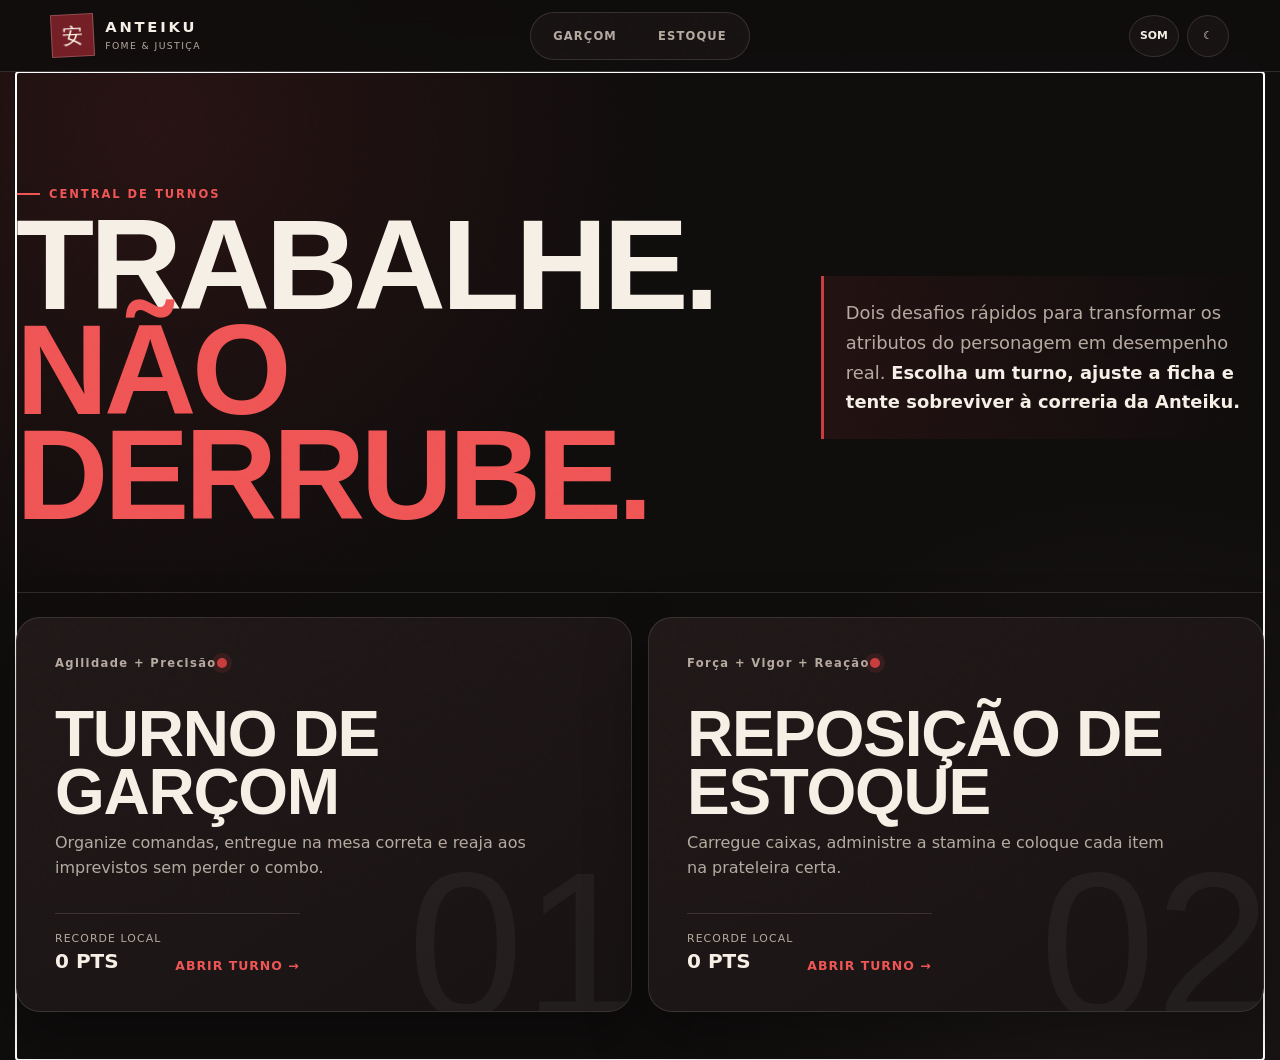
<file: index.html>
<!doctype html>
<html lang="pt-BR" data-theme="dark">
<head>
  <meta charset="utf-8">
  <meta name="viewport" content="width=device-width, initial-scale=1, viewport-fit=cover">
  <meta name="theme-color" content="#100d0d">
  <meta name="description" content="Minigames da Anteiku para o RPG Fome e Justiça: Turno de Garçom e Reposição de Estoque.">
  <title>Anteiku — Minigames | Fome e Justiça</title>
  <link rel="stylesheet" href="./styles.css">
</head>
<body>
  <div class="grain" aria-hidden="true"></div>
  <div class="app-shell">
    <header class="topbar">
      <button class="brand" type="button" data-action="go-lobby" aria-label="Voltar à central">
        <span class="brand-mark" aria-hidden="true">安</span>
        <span><b>ANTEIKU</b><small>FOME &amp; JUSTIÇA</small></span>
      </button>

      <nav class="game-nav" aria-label="Minigames">
        <button type="button" data-view="waiter">GARÇOM</button>
        <button type="button" data-view="stock">ESTOQUE</button>
      </nav>

      <div class="utility-actions">
        <button class="icon-button" type="button" data-action="toggle-sound" aria-label="Ativar ou desativar som" title="Som">
          <span data-sound-icon aria-hidden="true">SOM</span>
        </button>
        <button class="icon-button" type="button" data-action="toggle-theme" aria-label="Alternar tema" title="Alternar tema">
          <span data-theme-icon aria-hidden="true">☾</span>
        </button>
      </div>
    </header>

    <main id="screen" tabindex="-1"></main>
    <div id="modal-root"></div>
    <div id="toast" class="toast" role="status" aria-live="polite"></div>
  </div>
  <script src="./app.js"></script>
</body>
</html>
</file>
<file: styles.css>
:root {
  color-scheme: dark;
  --bg: #100d0d;
  --bg-deep: #090707;
  --panel: #181313;
  --panel-2: #211919;
  --panel-3: #2a2020;
  --ink: #f5efe6;
  --muted: #b6aaa0;
  --faint: #7d716a;
  --line: rgba(245, 239, 230, .13);
  --line-strong: rgba(245, 239, 230, .24);
  --red: #c83d3d;
  --red-bright: #ef5555;
  --red-dark: #741e25;
  --cream: #e7d8c1;
  --green: #5fb87a;
  --amber: #e4ad58;
  --blue: #69a7c7;
  --shadow: 0 22px 60px rgba(0, 0, 0, .34);
  --radius-lg: 24px;
  --radius-md: 16px;
  --radius-sm: 11px;
}

html[data-theme="light"] {
  color-scheme: light;
  --bg: #e9e2d7;
  --bg-deep: #d9cfc0;
  --panel: #f8f3eb;
  --panel-2: #eee6da;
  --panel-3: #e4d9ca;
  --ink: #211a18;
  --muted: #6d625b;
  --faint: #91847b;
  --line: rgba(40, 29, 25, .13);
  --line-strong: rgba(40, 29, 25, .24);
  --red: #a72e35;
  --red-bright: #c83d45;
  --red-dark: #6d1e25;
  --cream: #5b463b;
  --shadow: 0 22px 60px rgba(78, 58, 46, .16);
}

* { box-sizing: border-box; }

html { min-height: 100%; background: var(--bg-deep); }

body {
  min-width: 300px;
  min-height: 100vh;
  margin: 0;
  overflow-x: hidden;
  background:
    radial-gradient(circle at 12% 12%, rgba(200, 61, 61, .13), transparent 32rem),
    radial-gradient(circle at 88% 86%, rgba(231, 216, 193, .06), transparent 27rem),
    var(--bg);
  color: var(--ink);
  font-family: Inter, ui-sans-serif, system-ui, -apple-system, BlinkMacSystemFont, "Segoe UI", sans-serif;
  -webkit-font-smoothing: antialiased;
}

button, input, select { font: inherit; }

button { -webkit-tap-highlight-color: transparent; }

button:focus-visible,
input:focus-visible,
select:focus-visible {
  outline: 3px solid color-mix(in srgb, var(--red-bright) 72%, transparent);
  outline-offset: 3px;
}

.grain {
  position: fixed;
  inset: 0;
  pointer-events: none;
  z-index: 20;
  opacity: .15;
  background-image: url("data:image/svg+xml,%3Csvg viewBox='0 0 180 180' xmlns='http://www.w3.org/2000/svg'%3E%3Cfilter id='n'%3E%3CfeTurbulence type='fractalNoise' baseFrequency='.9' numOctaves='3' stitchTiles='stitch'/%3E%3C/filter%3E%3Crect width='100%25' height='100%25' filter='url(%23n)' opacity='.22'/%3E%3C/svg%3E");
  mix-blend-mode: soft-light;
}

.app-shell { min-height: 100vh; }

.topbar {
  position: sticky;
  top: 0;
  z-index: 15;
  min-height: 72px;
  display: grid;
  grid-template-columns: 1fr auto 1fr;
  align-items: center;
  gap: 18px;
  padding: 10px clamp(16px, 4vw, 54px);
  border-bottom: 1px solid var(--line);
  background: color-mix(in srgb, var(--bg) 87%, transparent);
  backdrop-filter: blur(18px);
}

.brand {
  justify-self: start;
  display: inline-flex;
  align-items: center;
  gap: 11px;
  padding: 0;
  border: 0;
  background: transparent;
  color: var(--ink);
  cursor: pointer;
  text-align: left;
}

.brand-mark {
  width: 43px;
  height: 43px;
  display: grid;
  place-items: center;
  border: 1px solid var(--line-strong);
  background: var(--red-dark);
  color: #fff7ee;
  font-family: Georgia, serif;
  font-size: 1.3rem;
  transform: rotate(-3deg);
}

.brand b {
  display: block;
  font-size: .92rem;
  line-height: 1;
  letter-spacing: .19em;
}

.brand small {
  display: block;
  margin-top: 5px;
  color: var(--muted);
  font-size: .58rem;
  letter-spacing: .15em;
}

.game-nav {
  display: flex;
  align-items: center;
  gap: 5px;
  padding: 4px;
  border: 1px solid var(--line);
  border-radius: 999px;
  background: var(--panel);
}

.game-nav button {
  min-height: 38px;
  padding: 0 18px;
  border: 0;
  border-radius: 999px;
  background: transparent;
  color: var(--muted);
  cursor: pointer;
  font-size: .72rem;
  font-weight: 850;
  letter-spacing: .1em;
}

.game-nav button.active {
  background: var(--red);
  color: #fff;
  box-shadow: 0 7px 20px rgba(168, 38, 47, .28);
}

.utility-actions {
  justify-self: end;
  display: flex;
  gap: 8px;
}

.icon-button {
  min-width: 42px;
  height: 42px;
  padding: 0 10px;
  border: 1px solid var(--line);
  border-radius: 50%;
  background: var(--panel);
  color: var(--ink);
  cursor: pointer;
  font-weight: 800;
  font-size: .68rem;
}

#screen {
  width: min(1440px, calc(100% - 32px));
  margin: 0 auto;
  padding: clamp(24px, 4vw, 58px) 0 calc(48px + env(safe-area-inset-bottom));
}

.eyebrow {
  display: flex;
  align-items: center;
  gap: 9px;
  margin: 0 0 12px;
  color: var(--red-bright);
  font-size: .72rem;
  font-weight: 850;
  letter-spacing: .17em;
  text-transform: uppercase;
}

.eyebrow::before {
  content: "";
  width: 24px;
  height: 2px;
  background: currentColor;
}

.lobby-hero {
  min-height: 34vh;
  display: grid;
  grid-template-columns: minmax(0, 1.15fr) minmax(280px, .7fr);
  align-items: end;
  gap: clamp(28px, 6vw, 96px);
  padding: clamp(26px, 5vw, 70px) 0;
  border-bottom: 1px solid var(--line);
}

.lobby-hero h1,
.game-heading h1 {
  margin: 0;
  max-width: 900px;
  font-family: Impact, Haettenschweiler, "Arial Narrow Bold", sans-serif;
  font-size: clamp(3.2rem, 10vw, 8.7rem);
  font-weight: 900;
  line-height: .82;
  letter-spacing: -.035em;
  text-transform: uppercase;
}

.lobby-hero h1 span,
.game-heading h1 span { color: var(--red-bright); }

.hero-note {
  align-self: center;
  padding: 22px;
  border-left: 3px solid var(--red);
  background: linear-gradient(90deg, rgba(200, 61, 61, .1), transparent);
}

.hero-note p {
  margin: 0;
  color: var(--muted);
  font-size: clamp(.96rem, 2vw, 1.12rem);
  line-height: 1.65;
}

.hero-note b { color: var(--ink); }

.game-picker {
  display: grid;
  grid-template-columns: repeat(2, minmax(0, 1fr));
  gap: 16px;
  padding-top: 24px;
}

.game-card {
  position: relative;
  min-height: 330px;
  display: flex;
  flex-direction: column;
  justify-content: space-between;
  overflow: hidden;
  padding: clamp(22px, 3vw, 38px);
  border: 1px solid var(--line);
  border-radius: var(--radius-lg);
  background: linear-gradient(145deg, var(--panel-2), var(--panel));
  color: var(--ink);
  cursor: pointer;
  text-align: left;
  box-shadow: var(--shadow);
  transition: transform .25s ease, border-color .25s ease;
}

.game-card::after {
  content: attr(data-number);
  position: absolute;
  right: -8px;
  bottom: -38px;
  color: color-mix(in srgb, var(--ink) 5%, transparent);
  font-family: Impact, sans-serif;
  font-size: 13rem;
  line-height: 1;
  pointer-events: none;
}

.game-card:hover { transform: translateY(-5px); border-color: var(--line-strong); }
.game-card:active { transform: translateY(-1px) scale(.995); }
.game-card > * { position: relative; z-index: 1; }

.card-kicker {
  display: flex;
  justify-content: space-between;
  align-items: center;
  color: var(--muted);
  font-size: .72rem;
  font-weight: 800;
  letter-spacing: .12em;
}

.card-kicker i {
  width: 10px;
  height: 10px;
  border-radius: 50%;
  background: var(--red);
  box-shadow: 0 0 0 5px rgba(200, 61, 61, .14);
}

.game-card h2 {
  margin: 36px 0 10px;
  font-family: Impact, Haettenschweiler, "Arial Narrow Bold", sans-serif;
  font-size: clamp(2.4rem, 5vw, 4.8rem);
  line-height: .9;
  letter-spacing: -.02em;
  text-transform: uppercase;
}

.game-card p { max-width: 48ch; margin: 0; color: var(--muted); line-height: 1.55; }

.card-footer {
  display: flex;
  justify-content: space-between;
  align-items: end;
  gap: 14px;
  margin-top: 32px;
  padding-top: 18px;
  border-top: 1px solid var(--line);
}

.best-label { color: var(--muted); font-size: .68rem; letter-spacing: .1em; text-transform: uppercase; }
.best-label b { display: block; margin-top: 4px; color: var(--ink); font-size: 1.25rem; letter-spacing: 0; }
.enter-label { color: var(--red-bright); font-size: .78rem; font-weight: 850; letter-spacing: .08em; }

.game-heading {
  display: grid;
  grid-template-columns: 1fr auto;
  align-items: end;
  gap: 24px;
  margin-bottom: 24px;
}

.game-heading h1 { font-size: clamp(3rem, 7vw, 6rem); }
.game-heading p { max-width: 68ch; margin: 16px 0 0; color: var(--muted); line-height: 1.55; }

.game-layout {
  display: grid;
  grid-template-columns: minmax(250px, 310px) minmax(0, 1fr);
  gap: 16px;
  align-items: start;
}

.surface {
  border: 1px solid var(--line);
  border-radius: var(--radius-lg);
  background: color-mix(in srgb, var(--panel) 94%, transparent);
  box-shadow: var(--shadow);
}

.setup-panel {
  position: sticky;
  top: 88px;
  overflow: hidden;
}

.panel-title {
  display: flex;
  justify-content: space-between;
  align-items: center;
  padding: 18px 20px;
  border-bottom: 1px solid var(--line);
}

.panel-title h2 { margin: 0; font-size: .82rem; letter-spacing: .13em; text-transform: uppercase; }
.panel-title small { color: var(--faint); font-size: .66rem; font-weight: 750; }

.setup-body { padding: 18px; }

.field + .field { margin-top: 18px; }

.field-label {
  display: flex;
  justify-content: space-between;
  align-items: center;
  gap: 12px;
  margin-bottom: 8px;
  font-size: .8rem;
  font-weight: 750;
}

.field-label output {
  min-width: 31px;
  padding: 3px 7px;
  border-radius: 999px;
  background: var(--panel-3);
  color: var(--red-bright);
  text-align: center;
  font-size: .74rem;
}

input[type="range"] {
  width: 100%;
  height: 5px;
  margin: 5px 0;
  border-radius: 999px;
  appearance: none;
  background: var(--panel-3);
  accent-color: var(--red);
}

input[type="range"]::-webkit-slider-thumb {
  width: 22px;
  height: 22px;
  appearance: none;
  border: 3px solid var(--panel);
  border-radius: 50%;
  background: var(--red-bright);
  box-shadow: 0 0 0 1px var(--red);
}

input[type="range"]::-moz-range-thumb {
  width: 17px;
  height: 17px;
  border: 3px solid var(--panel);
  border-radius: 50%;
  background: var(--red-bright);
  box-shadow: 0 0 0 1px var(--red);
}

.field-help { margin: 4px 0 0; color: var(--faint); font-size: .7rem; line-height: 1.4; }

.select-label { display: block; margin: 22px 0 8px; color: var(--muted); font-size: .68rem; font-weight: 800; letter-spacing: .1em; text-transform: uppercase; }

select {
  width: 100%;
  min-height: 44px;
  padding: 0 12px;
  border: 1px solid var(--line);
  border-radius: var(--radius-sm);
  background: var(--panel-2);
  color: var(--ink);
}

.impact-grid {
  display: grid;
  grid-template-columns: repeat(2, minmax(0, 1fr));
  gap: 7px;
  margin-top: 18px;
}

.impact {
  min-width: 0;
  padding: 10px;
  border-radius: 10px;
  background: var(--panel-2);
}

.impact span { display: block; overflow: hidden; color: var(--faint); font-size: .59rem; letter-spacing: .07em; text-overflow: ellipsis; text-transform: uppercase; white-space: nowrap; }
.impact b { display: block; margin-top: 4px; font-size: .9rem; }

.primary-actions {
  display: grid;
  grid-template-columns: 1fr auto;
  gap: 8px;
  margin-top: 18px;
}

.btn {
  min-height: 48px;
  padding: 0 17px;
  border: 1px solid var(--line);
  border-radius: var(--radius-sm);
  background: var(--panel-2);
  color: var(--ink);
  cursor: pointer;
  font-size: .75rem;
  font-weight: 850;
  letter-spacing: .065em;
  text-transform: uppercase;
  touch-action: manipulation;
}

.btn:hover { border-color: var(--line-strong); background: var(--panel-3); }
.btn.primary { border-color: var(--red); background: var(--red); color: #fff; }
.btn.primary:hover { background: var(--red-bright); }
.btn.danger { color: var(--red-bright); }
.btn:disabled { opacity: .44; cursor: not-allowed; }

.tip {
  margin: 16px 0 0;
  padding: 12px;
  border: 1px dashed var(--line-strong);
  border-radius: 10px;
  color: var(--muted);
  font-size: .72rem;
  line-height: 1.45;
}

.game-panel { min-width: 0; overflow: hidden; }

.hud {
  display: grid;
  grid-template-columns: repeat(6, minmax(0, 1fr));
  border-bottom: 1px solid var(--line);
}

.hud-cell {
  min-width: 0;
  padding: 14px 16px;
  border-right: 1px solid var(--line);
}

.hud-cell:last-child { border-right: 0; }
.hud-cell span { display: block; overflow: hidden; color: var(--faint); font-size: .6rem; font-weight: 750; letter-spacing: .08em; text-overflow: ellipsis; text-transform: uppercase; white-space: nowrap; }
.hud-cell b { display: block; margin-top: 3px; overflow: hidden; font-size: clamp(.94rem, 2vw, 1.3rem); font-variant-numeric: tabular-nums; text-overflow: ellipsis; }
.hud-cell.accent b { color: var(--red-bright); }

.timer-track { height: 4px; background: var(--panel-3); }
.timer-track i { display: block; width: 100%; height: 100%; background: linear-gradient(90deg, var(--red-dark), var(--red-bright)); transition: width .18s linear; }

.board {
  display: grid;
  grid-template-columns: minmax(0, 1.1fr) minmax(280px, .9fr);
  gap: 12px;
  padding: 12px;
}

.zone {
  min-width: 0;
  min-height: 510px;
  padding: 14px;
  border: 1px solid var(--line);
  border-radius: var(--radius-md);
  background: color-mix(in srgb, var(--panel-2) 62%, transparent);
}

.zone-heading {
  min-height: 34px;
  display: flex;
  justify-content: space-between;
  align-items: baseline;
  gap: 16px;
  margin-bottom: 12px;
}

.zone-heading h3 { margin: 0; font-size: .84rem; letter-spacing: .08em; text-transform: uppercase; }
.zone-heading span { color: var(--faint); font-size: .67rem; }

.tickets, .crates { display: grid; grid-template-columns: repeat(2, minmax(0, 1fr)); gap: 8px; align-content: start; }

.ticket,
.crate {
  position: relative;
  min-width: 0;
  min-height: 128px;
  overflow: hidden;
  padding: 14px;
  border: 1px solid var(--line);
  border-radius: 13px;
  background: var(--panel);
  color: var(--ink);
  cursor: pointer;
  text-align: left;
  transition: border-color .16s ease, transform .16s ease, background .16s ease;
  touch-action: manipulation;
}

.ticket:hover, .crate:hover { border-color: var(--line-strong); transform: translateY(-2px); }
.ticket.selected, .crate.selected { border-color: var(--red-bright); background: color-mix(in srgb, var(--red-dark) 22%, var(--panel)); box-shadow: inset 0 0 0 1px var(--red); }
.ticket.urgent { animation: urgent-pulse .7s ease-in-out infinite alternate; }

.ticket-top, .crate-top { display: flex; justify-content: space-between; gap: 10px; color: var(--muted); font-size: .66rem; font-weight: 800; letter-spacing: .07em; text-transform: uppercase; }
.ticket-top b { color: var(--red-bright); }
.ticket-item, .crate-name { display: block; margin-top: 17px; font-size: 1.08rem; font-weight: 850; line-height: 1.12; }
.ticket-meta, .crate-meta { display: flex; justify-content: space-between; gap: 8px; margin-top: 12px; color: var(--faint); font-size: .65rem; }

.mini-track { position: absolute; right: 0; bottom: 0; left: 0; height: 5px; background: var(--panel-3); }
.mini-track i { display: block; height: 100%; background: var(--red-bright); transition: width .1s linear; }

.tables, .shelves { display: grid; grid-template-columns: repeat(2, minmax(0, 1fr)); gap: 8px; }

.table-button,
.shelf-button {
  position: relative;
  min-height: 105px;
  padding: 14px;
  border: 1px solid var(--line);
  border-radius: 13px;
  background: var(--panel);
  color: var(--ink);
  cursor: pointer;
  text-align: left;
  transition: background .16s ease, border-color .16s ease, transform .16s ease;
  touch-action: manipulation;
}

.table-button:hover, .shelf-button:hover { border-color: var(--line-strong); transform: translateY(-2px); }
.table-button.target, .shelf-button.target { border-color: var(--red-bright); background: color-mix(in srgb, var(--red-dark) 20%, var(--panel)); }
.table-button b, .shelf-button b { display: block; font-size: .95rem; }
.table-button small, .shelf-button small { display: block; margin-top: 6px; color: var(--faint); font-size: .67rem; line-height: 1.35; }
.table-status { position: absolute; top: 12px; right: 12px; width: 8px; height: 8px; border-radius: 50%; background: var(--green); }
.table-status.busy { background: var(--amber); box-shadow: 0 0 0 4px color-mix(in srgb, var(--amber) 13%, transparent); }

.empty-state {
  min-height: 180px;
  display: grid;
  place-items: center;
  padding: 24px;
  border: 1px dashed var(--line-strong);
  border-radius: 13px;
  color: var(--faint);
  text-align: center;
  font-size: .78rem;
  line-height: 1.5;
}

.log {
  margin-top: 12px;
  padding-top: 10px;
  border-top: 1px solid var(--line);
}

.log-title { display: flex; justify-content: space-between; color: var(--faint); font-size: .62rem; font-weight: 750; letter-spacing: .09em; text-transform: uppercase; }
.log-list { max-height: 112px; overflow: auto; margin-top: 7px; scrollbar-width: thin; }
.log-entry { display: flex; gap: 8px; padding: 4px 0; color: var(--muted); font-size: .68rem; line-height: 1.3; }
.log-entry time { flex: 0 0 auto; color: var(--faint); font-variant-numeric: tabular-nums; }
.log-entry.good strong { color: var(--green); }
.log-entry.bad strong { color: var(--red-bright); }

.stamina-wrap { margin-top: 12px; padding-top: 12px; border-top: 1px solid var(--line); }
.stamina-label { display: flex; justify-content: space-between; gap: 12px; color: var(--muted); font-size: .68rem; }
.stamina-label b { color: var(--ink); font-variant-numeric: tabular-nums; }
.stamina-track { height: 8px; overflow: hidden; margin-top: 7px; border-radius: 999px; background: var(--panel-3); }
.stamina-track i { display: block; height: 100%; border-radius: inherit; background: linear-gradient(90deg, var(--red), var(--amber)); transition: width .2s ease; }

.pause-banner {
  position: absolute;
  inset: 0;
  z-index: 5;
  display: grid;
  place-items: center;
  padding: 20px;
  border-radius: inherit;
  background: color-mix(in srgb, var(--bg) 86%, transparent);
  backdrop-filter: blur(10px);
}

.pause-card { text-align: center; }
.pause-card strong { display: block; font-family: Impact, sans-serif; font-size: 3rem; letter-spacing: .04em; text-transform: uppercase; }
.pause-card span { display: block; margin-top: 8px; color: var(--muted); }

#modal-root:empty { display: none; }

.modal-backdrop {
  position: fixed;
  inset: 0;
  z-index: 40;
  display: grid;
  place-items: center;
  padding: 18px;
  background: rgba(7, 5, 5, .82);
  backdrop-filter: blur(10px);
}

.modal {
  width: min(560px, 100%);
  max-height: min(820px, calc(100vh - 30px));
  overflow: auto;
  padding: clamp(22px, 5vw, 38px);
  border: 1px solid var(--line-strong);
  border-radius: var(--radius-lg);
  background: var(--panel);
  box-shadow: 0 30px 100px rgba(0, 0, 0, .55);
  text-align: center;
}

.modal .eyebrow { justify-content: center; }
.modal h2 { margin: 0; font-family: Impact, Haettenschweiler, "Arial Narrow Bold", sans-serif; font-size: clamp(2.5rem, 8vw, 4.8rem); line-height: .94; letter-spacing: -.02em; text-transform: uppercase; }
.modal > p { margin: 14px auto 0; max-width: 44ch; color: var(--muted); line-height: 1.5; }
.modal-actions { display: flex; justify-content: center; flex-wrap: wrap; gap: 8px; margin-top: 22px; }

.qte-clock { height: 7px; overflow: hidden; margin: 20px 0; border-radius: 999px; background: var(--panel-3); }
.qte-clock i { display: block; width: 100%; height: 100%; background: var(--red-bright); }

.qte-answers { display: grid; grid-template-columns: repeat(2, 1fr); gap: 8px; }
.qte-answer { min-height: 76px; }
.qte-answer kbd { display: inline-grid; min-width: 24px; height: 24px; place-items: center; margin-right: 7px; border: 1px solid var(--line-strong); border-radius: 5px; background: var(--panel-3); color: var(--muted); font: inherit; font-size: .67rem; }

.reaction-arena {
  position: relative;
  height: 250px;
  overflow: hidden;
  margin: 18px 0;
  border: 1px solid var(--line);
  border-radius: var(--radius-md);
  background:
    linear-gradient(var(--line) 1px, transparent 1px),
    linear-gradient(90deg, var(--line) 1px, transparent 1px),
    var(--panel-2);
  background-size: 32px 32px;
}

.reaction-target {
  position: absolute;
  display: grid;
  place-items: center;
  padding: 0;
  border: 3px solid #fff;
  border-radius: 50%;
  background: var(--red-bright);
  color: #fff;
  cursor: pointer;
  font-weight: 950;
  box-shadow: 0 0 0 8px rgba(239, 85, 85, .17), 0 12px 34px rgba(0, 0, 0, .3);
  animation: target-beat .44s ease-in-out infinite alternate;
  touch-action: manipulation;
}

.result-rank {
  width: 120px;
  height: 120px;
  display: grid;
  place-items: center;
  margin: 20px auto;
  border: 2px solid var(--red-bright);
  border-radius: 50%;
  background: color-mix(in srgb, var(--red-dark) 30%, var(--panel));
  color: var(--red-bright);
  font-family: Impact, sans-serif;
  font-size: 4.2rem;
  transform: rotate(-5deg);
}

.result-grid { display: grid; grid-template-columns: repeat(3, 1fr); gap: 8px; margin-top: 18px; }
.result-grid div { padding: 12px 8px; border-radius: 11px; background: var(--panel-2); }
.result-grid span { display: block; color: var(--faint); font-size: .58rem; letter-spacing: .08em; text-transform: uppercase; }
.result-grid b { display: block; margin-top: 4px; font-size: 1.1rem; }

.toast {
  position: fixed;
  right: 18px;
  bottom: calc(18px + env(safe-area-inset-bottom));
  z-index: 60;
  max-width: min(360px, calc(100% - 36px));
  padding: 12px 16px;
  border: 1px solid var(--line-strong);
  border-radius: 12px;
  background: var(--ink);
  color: var(--bg);
  font-size: .76rem;
  font-weight: 750;
  box-shadow: var(--shadow);
  opacity: 0;
  pointer-events: none;
  transform: translateY(12px);
  transition: opacity .2s ease, transform .2s ease;
}

.toast.show { opacity: 1; transform: translateY(0); }

@keyframes urgent-pulse {
  to { border-color: var(--red-bright); box-shadow: 0 0 0 2px rgba(239, 85, 85, .11); }
}

@keyframes target-beat {
  to { transform: scale(1.08); }
}

@media (max-width: 1050px) {
  .topbar { grid-template-columns: 1fr auto; }
  .game-nav { order: 3; grid-column: 1 / -1; justify-self: stretch; justify-content: center; }
  .game-nav button { flex: 1; }
  .game-layout { grid-template-columns: 1fr; }
  .setup-panel { position: static; }
  .setup-body { display: grid; grid-template-columns: minmax(280px, 1fr) minmax(260px, .8fr); gap: 18px 24px; }
  .setup-controls { grid-row: span 2; }
  .primary-actions { margin-top: 0; align-self: end; }
  .tip { margin-top: 0; }
}

@media (max-width: 760px) {
  #screen { width: min(100% - 20px, 680px); padding-top: 24px; }
  .topbar { padding: 9px 12px; gap: 9px; }
  .brand-mark { width: 38px; height: 38px; }
  .brand b { font-size: .82rem; }
  .brand small { font-size: .52rem; }
  .lobby-hero { min-height: 0; grid-template-columns: 1fr; gap: 28px; padding: 34px 0; }
  .hero-note { align-self: auto; }
  .game-picker { grid-template-columns: 1fr; }
  .game-card { min-height: 280px; }
  .game-heading { grid-template-columns: 1fr; margin-bottom: 18px; }
  .game-heading .btn { justify-self: start; }
  .setup-body { display: block; }
  .primary-actions { position: sticky; bottom: calc(8px + env(safe-area-inset-bottom)); z-index: 4; margin-top: 18px; padding: 8px; border: 1px solid var(--line); border-radius: 15px; background: color-mix(in srgb, var(--panel) 90%, transparent); backdrop-filter: blur(13px); }
  .hud { grid-template-columns: repeat(3, 1fr); }
  .hud-cell:nth-child(3) { border-right: 0; }
  .hud-cell:nth-child(-n+3) { border-bottom: 1px solid var(--line); }
  .board { grid-template-columns: 1fr; }
  .zone { min-height: auto; }
}

@media (max-width: 480px) {
  .utility-actions .icon-button:first-child { display: none; }
  .game-nav button { padding: 0 10px; }
  .lobby-hero h1 { font-size: clamp(3.15rem, 20vw, 5rem); }
  .game-heading h1 { font-size: clamp(2.7rem, 17vw, 4.2rem); }
  .game-card { padding: 22px; }
  .game-card h2 { font-size: 2.9rem; }
  .tickets, .crates { grid-template-columns: 1fr; }
  .tables, .shelves { grid-template-columns: repeat(2, minmax(0, 1fr)); }
  .table-button, .shelf-button { min-height: 96px; padding: 12px; }
  .hud-cell { padding: 11px 10px; }
  .qte-answers { grid-template-columns: 1fr; }
  .qte-answer { min-height: 58px; }
  .reaction-arena { height: 210px; }
  .result-grid { grid-template-columns: 1fr 1fr; }
}

@media (prefers-reduced-motion: reduce) {
  *, *::before, *::after { scroll-behavior: auto !important; animation-duration: .001ms !important; animation-iteration-count: 1 !important; transition-duration: .001ms !important; }
}
</file>
